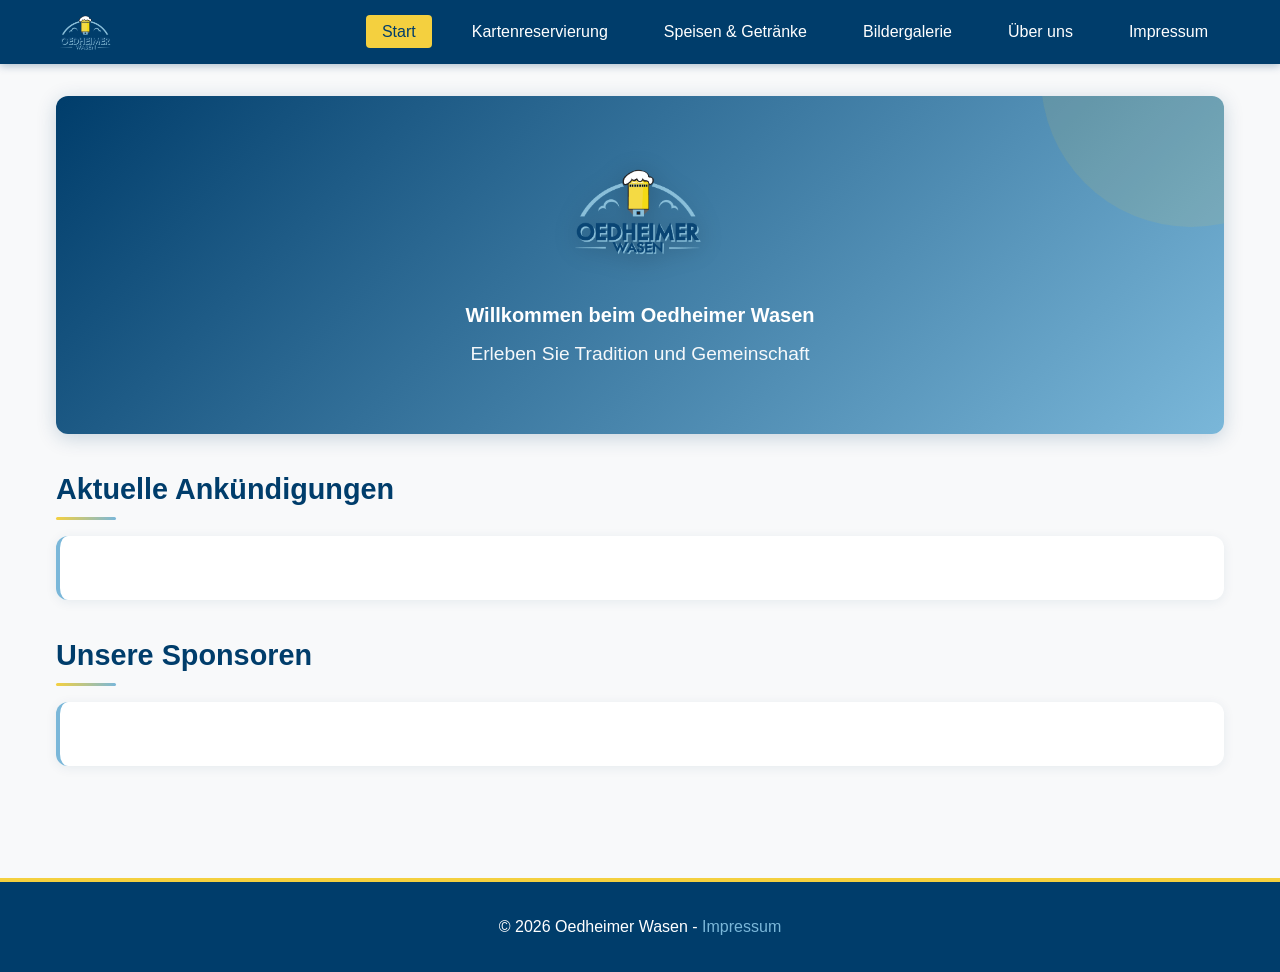
<file: index.html>
<!DOCTYPE html>
<html lang="de">
<head>
    <meta charset="UTF-8">
    <meta name="viewport" content="width=device-width, initial-scale=1.0">
    <title>Oedheimer Wasen - Startseite</title>
    <link rel="stylesheet" href="assets/css/style.css">
</head>
<body>
    <header>
        <nav>
            <div class="logo">
                <img src="assets/images/Logo.png" alt="Oedheimer Wasen Logo">
            </div>
            <button class="menu-toggle" aria-label="Menü öffnen">
                <span></span>
                <span></span>
                <span></span>
            </button>
            <ul class="nav-menu">
                <li><a href="index.html" class="active">Start</a></li>
                <li><a href="pages/reservierung.html">Kartenreservierung</a></li>
                <li><a href="pages/speisen.html">Speisen & Getränke</a></li>
                <li><a href="pages/galerie.html">Bildergalerie</a></li>
                <li><a href="pages/ueber-uns.html">Über uns</a></li>
                <li><a href="pages/impressum.html">Impressum</a></li>
            </ul>
        </nav>
    </header>

    <main>
        <section class="hero">
            <img src="assets/images/Logo.png" alt="Oedheimer Wasen" class="hero-logo">
            <h1>Willkommen beim Oedheimer Wasen</h1>
            <p>Erleben Sie Tradition und Gemeinschaft</p>
        </section>

        <section class="announcements">
            <h2>Aktuelle Ankündigungen</h2>
            <div class="announcement-content">
                <!-- Hier kommen die Ankündigungen -->
            </div>
        </section>

        <section class="sponsors">
            <h2>Unsere Sponsoren</h2>
            <div class="sponsor-logos">
                <!-- Hier kommen die Sponsorenlogos -->
            </div>
        </section>
    </main>

    <footer>
        <p>&copy; 2026 Oedheimer Wasen - <a href="pages/impressum.html">Impressum</a></p>
    </footer>

    <script src="assets/js/main.js"></script>
</body>
</html>
</file>
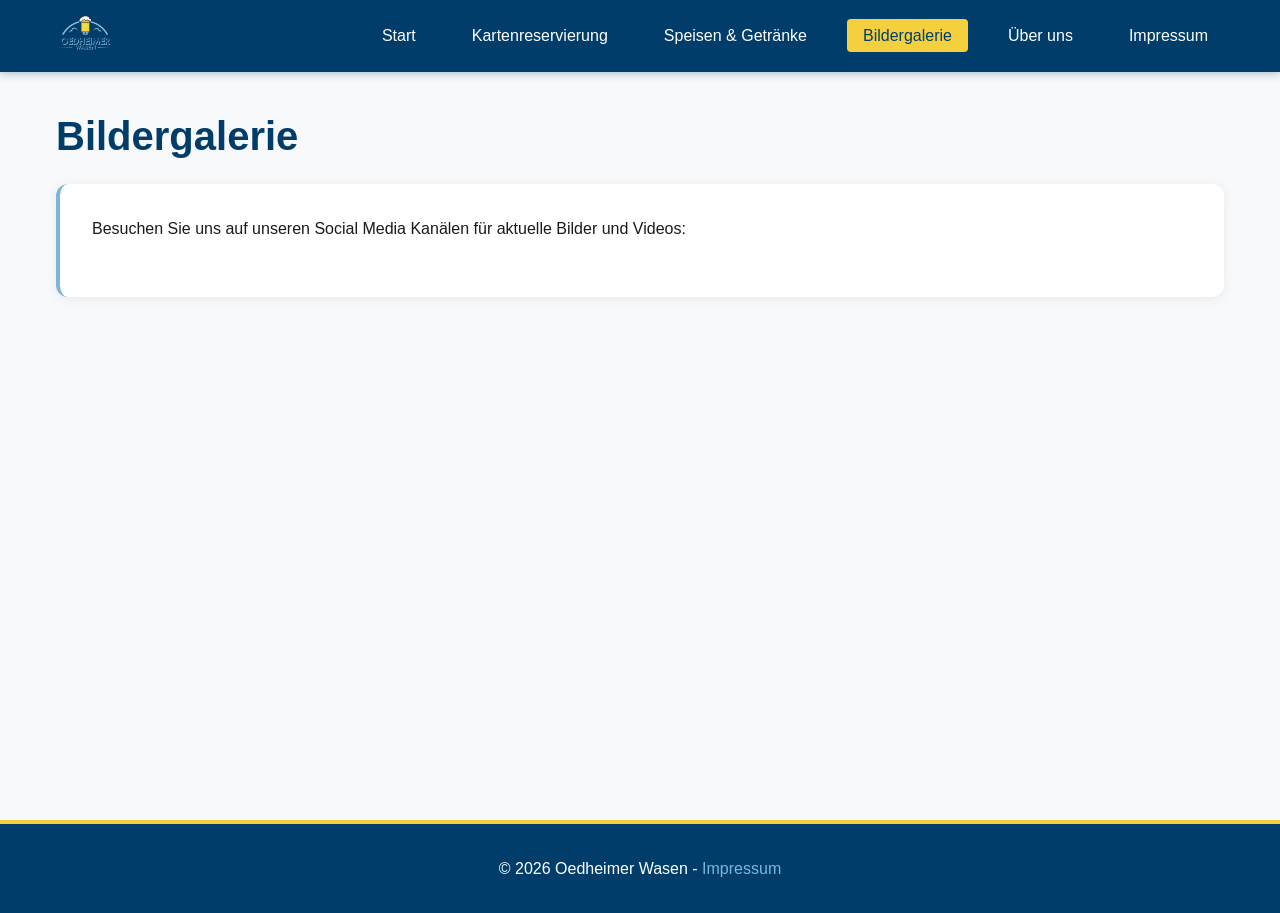
<file: pages/galerie.html>
<!DOCTYPE html>
<html lang="de">
<head>
    <meta charset="UTF-8">
    <meta name="viewport" content="width=device-width, initial-scale=1.0">
    <title>Bildergalerie - Oedheimer Wasen</title>
    <link rel="stylesheet" href="../assets/css/style.css">
</head>
<body>
    <header>
        <nav>
            <div class="logo">
                <a href="../index.html">
                    <img src="../assets/images/Logo.png" alt="Oedheimer Wasen Logo">
                </a>
            </div>
            <button class="menu-toggle" aria-label="Menü öffnen">
                <span></span>
                <span></span>
                <span></span>
            </button>
            <ul class="nav-menu">
                <li><a href="../index.html">Start</a></li>
                <li><a href="reservierung.html">Kartenreservierung</a></li>
                <li><a href="speisen.html">Speisen & Getränke</a></li>
                <li><a href="galerie.html" class="active">Bildergalerie</a></li>
                <li><a href="ueber-uns.html">Über uns</a></li>
                <li><a href="impressum.html">Impressum</a></li>
            </ul>
        </nav>
    </header>

    <main>
        <section class="galerie">
            <h1>Bildergalerie</h1>
            <div class="galerie-content">
                <p>Besuchen Sie uns auf unseren Social Media Kanälen für aktuelle Bilder und Videos:</p>
                <div class="social-links">
                    <!-- Hier kommen Links zu externen Galerien/Social Media -->
                </div>
            </div>
        </section>
    </main>

    <footer>
        <p>&copy; 2026 Oedheimer Wasen - <a href="impressum.html">Impressum</a></p>
    </footer>

    <script src="../assets/js/main.js"></script>
</body>
</html>
</file>
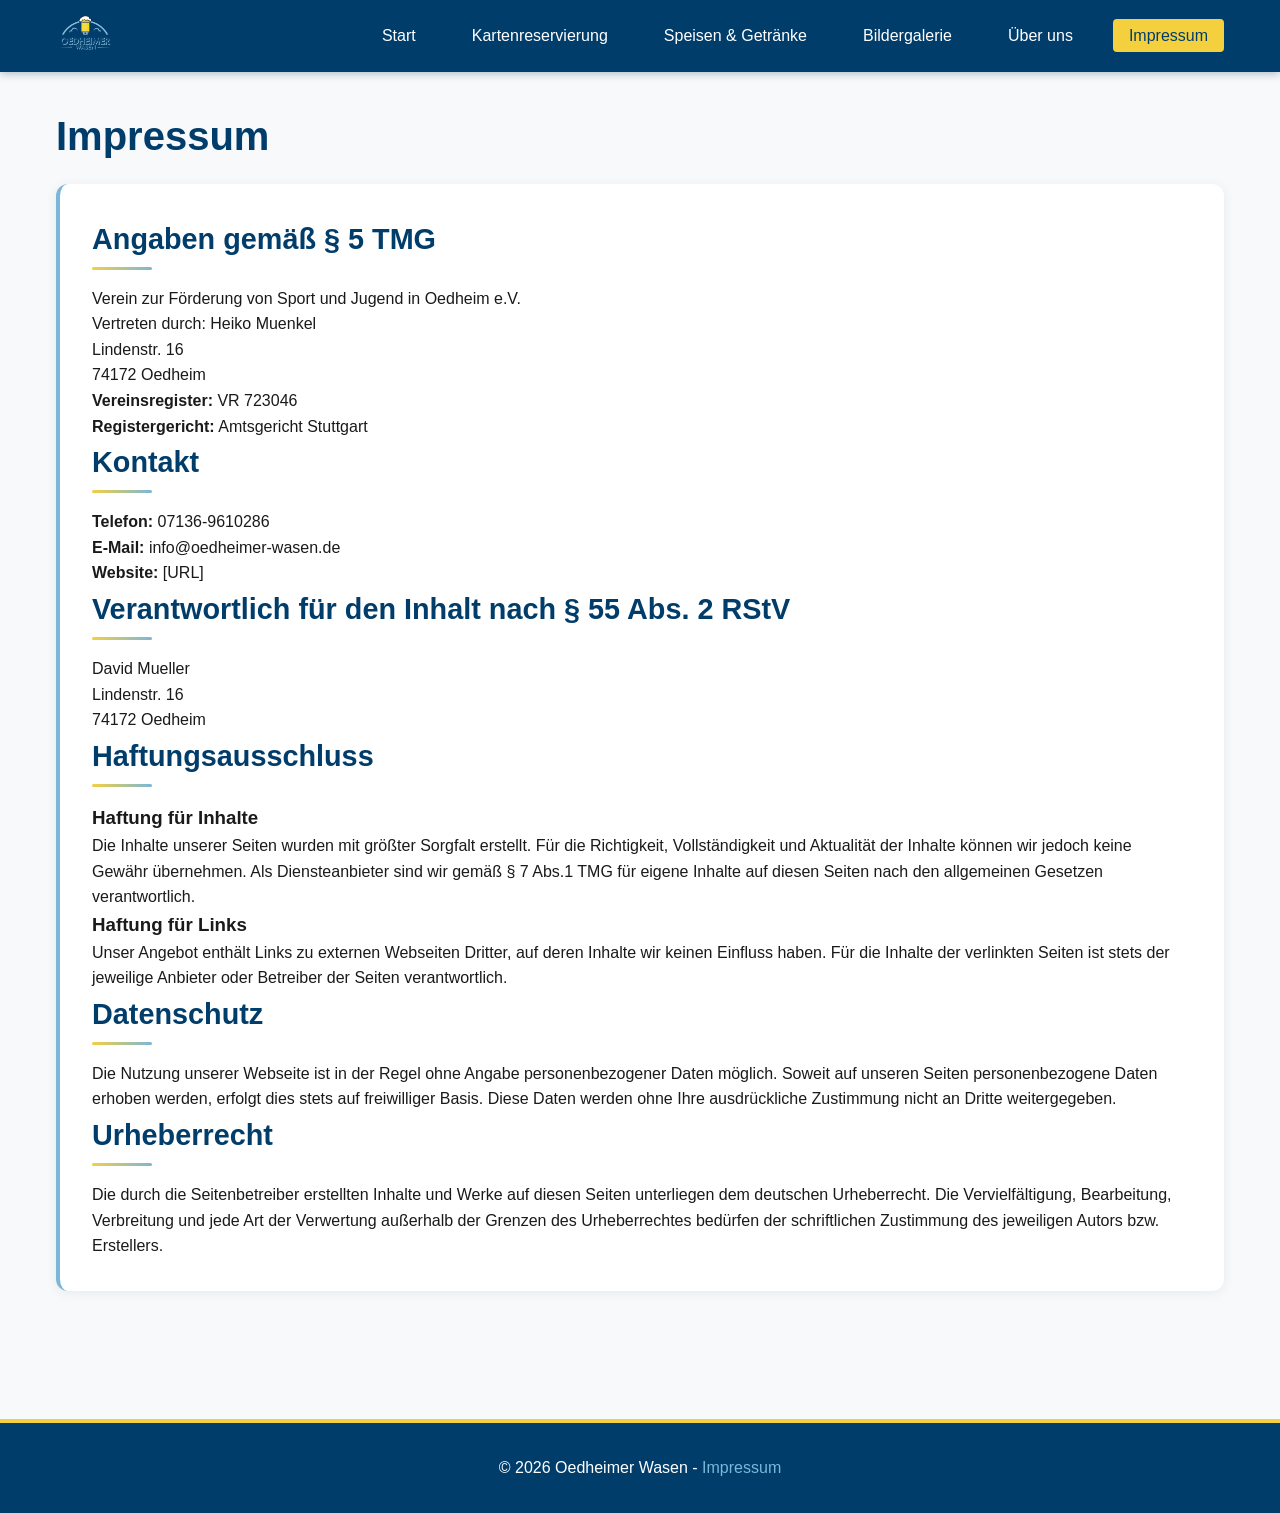
<file: pages/impressum.html>
<!DOCTYPE html>
<html lang="de">
<head>
    <meta charset="UTF-8">
    <meta name="viewport" content="width=device-width, initial-scale=1.0">
    <title>Impressum - Oedheimer Wasen</title>
    <link rel="stylesheet" href="../assets/css/style.css">
</head>
<body>
    <header>
        <nav>
            <div class="logo">
                <a href="../index.html">
                    <img src="../assets/images/Logo.png" alt="Oedheimer Wasen Logo">
                </a>
            </div>
            <button class="menu-toggle" aria-label="Menü öffnen">
                <span></span>
                <span></span>
                <span></span>
            </button>
            <ul class="nav-menu">
                <li><a href="../index.html">Start</a></li>
                <li><a href="reservierung.html">Kartenreservierung</a></li>
                <li><a href="speisen.html">Speisen & Getränke</a></li>
                <li><a href="galerie.html">Bildergalerie</a></li>
                <li><a href="ueber-uns.html">Über uns</a></li>
                <li><a href="impressum.html" class="active">Impressum</a></li>
            </ul>
        </nav>
    </header>

    <main>
        <section class="impressum">
            <h1>Impressum</h1>
            <div class="impressum-content">
                <h2>Angaben gemäß § 5 TMG</h2>
                <p>
                    Verein zur Förderung von Sport und Jugend in Oedheim e.V.<br>
                    Vertreten durch: Heiko Muenkel<br>
                    Lindenstr. 16<br>
                    74172 Oedheim
                </p>
                <p>
                    <strong>Vereinsregister:</strong> VR 723046<br>
                    <strong>Registergericht:</strong> Amtsgericht Stuttgart 
                </p>

                <h2>Kontakt</h2>
                <p>
                    <strong>Telefon:</strong> 07136-9610286<br>
                    <strong>E-Mail:</strong> info@oedheimer-wasen.de<br>
                    <strong>Website:</strong> [URL]
                </p>

                <h2>Verantwortlich für den Inhalt nach § 55 Abs. 2 RStV</h2>
                <p>
                    David Mueller<br>
                    Lindenstr. 16<br>
                    74172 Oedheim
                </p>

                <h2>Haftungsausschluss</h2>
                <h3>Haftung für Inhalte</h3>
                <p>
                    Die Inhalte unserer Seiten wurden mit größter Sorgfalt erstellt. Für die Richtigkeit, Vollständigkeit und Aktualität der Inhalte können wir jedoch keine Gewähr übernehmen. Als Diensteanbieter sind wir gemäß § 7 Abs.1 TMG für eigene Inhalte auf diesen Seiten nach den allgemeinen Gesetzen verantwortlich.
                </p>

                <h3>Haftung für Links</h3>
                <p>
                    Unser Angebot enthält Links zu externen Webseiten Dritter, auf deren Inhalte wir keinen Einfluss haben. Für die Inhalte der verlinkten Seiten ist stets der jeweilige Anbieter oder Betreiber der Seiten verantwortlich.
                </p>

                <h2>Datenschutz</h2>
                <p>
                    Die Nutzung unserer Webseite ist in der Regel ohne Angabe personenbezogener Daten möglich. Soweit auf unseren Seiten personenbezogene Daten erhoben werden, erfolgt dies stets auf freiwilliger Basis. Diese Daten werden ohne Ihre ausdrückliche Zustimmung nicht an Dritte weitergegeben.
                </p>

                <h2>Urheberrecht</h2>
                <p>
                    Die durch die Seitenbetreiber erstellten Inhalte und Werke auf diesen Seiten unterliegen dem deutschen Urheberrecht. Die Vervielfältigung, Bearbeitung, Verbreitung und jede Art der Verwertung außerhalb der Grenzen des Urheberrechtes bedürfen der schriftlichen Zustimmung des jeweiligen Autors bzw. Erstellers.
                </p>
            </div>
        </section>
    </main>

    <footer>
        <p>&copy; 2026 Oedheimer Wasen - <a href="impressum.html">Impressum</a></p>
    </footer>

    <script src="../assets/js/main.js"></script>
</body>
</html>
</file>
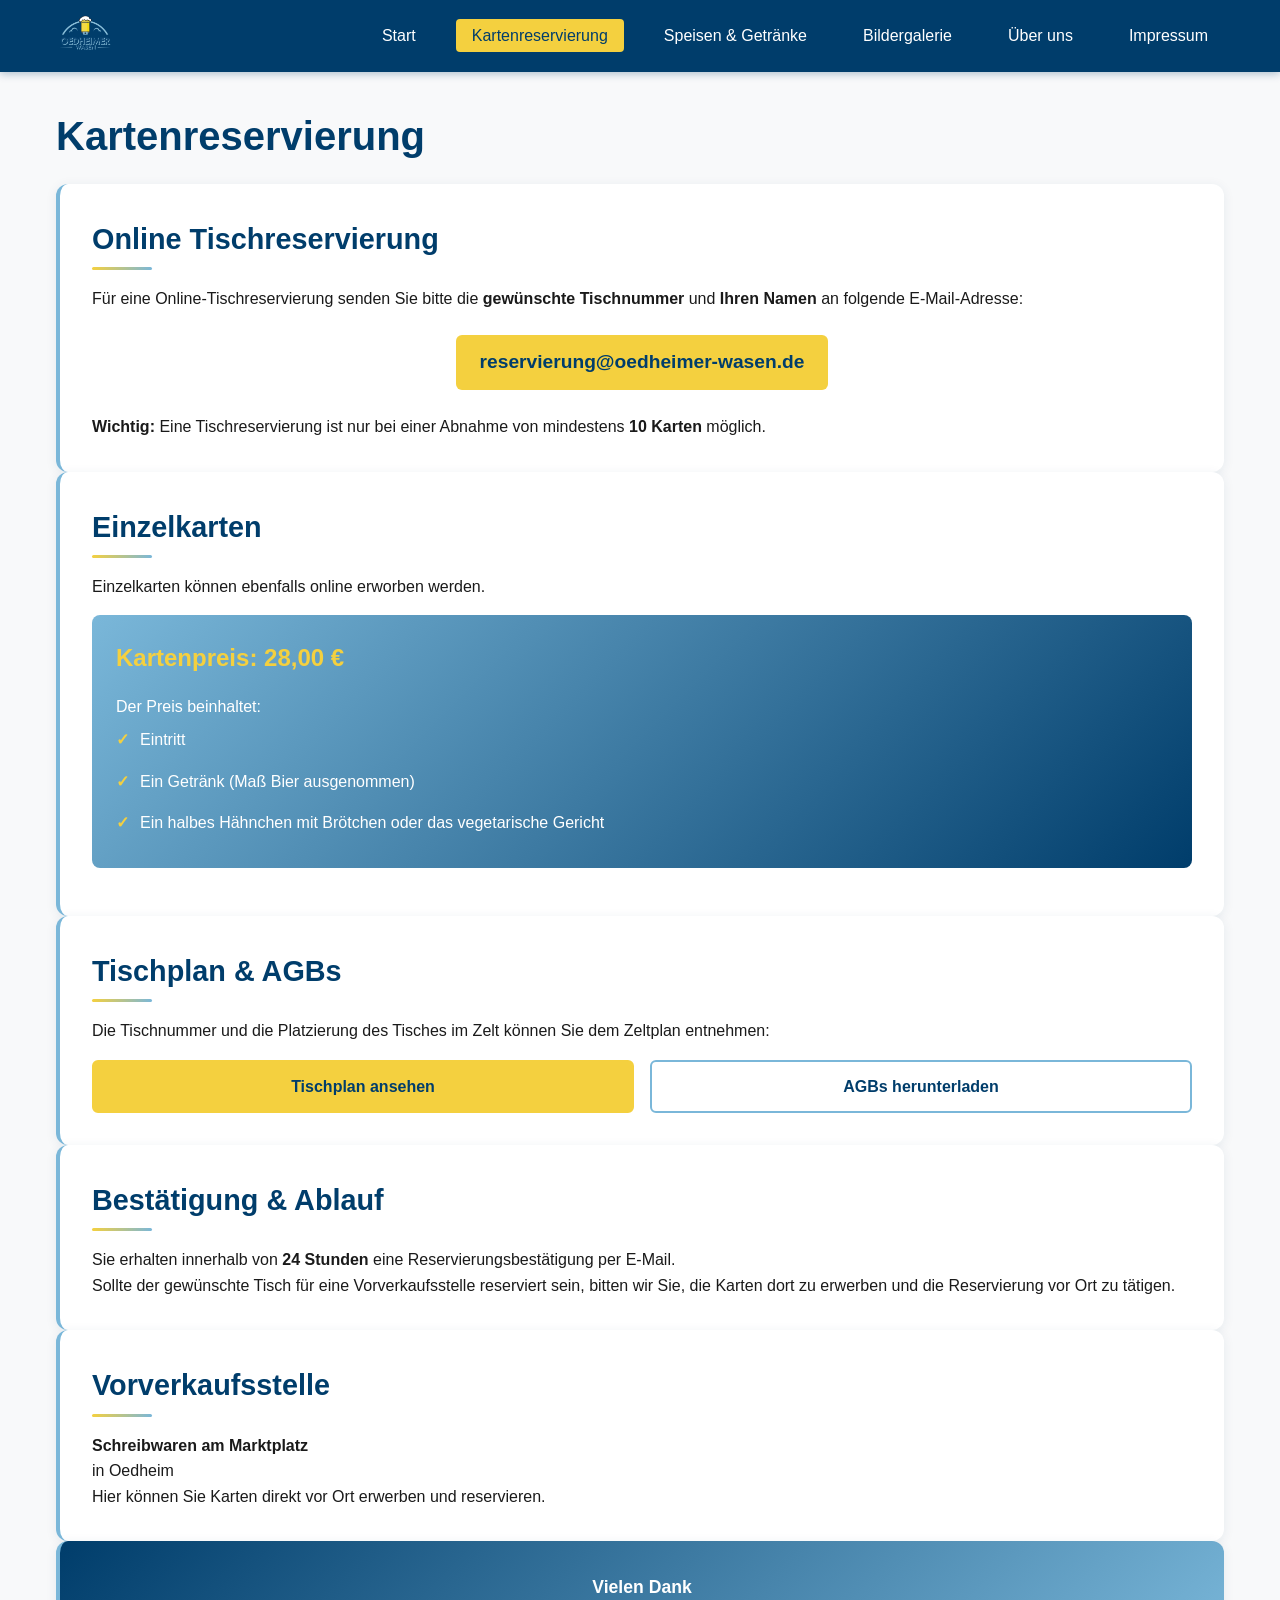
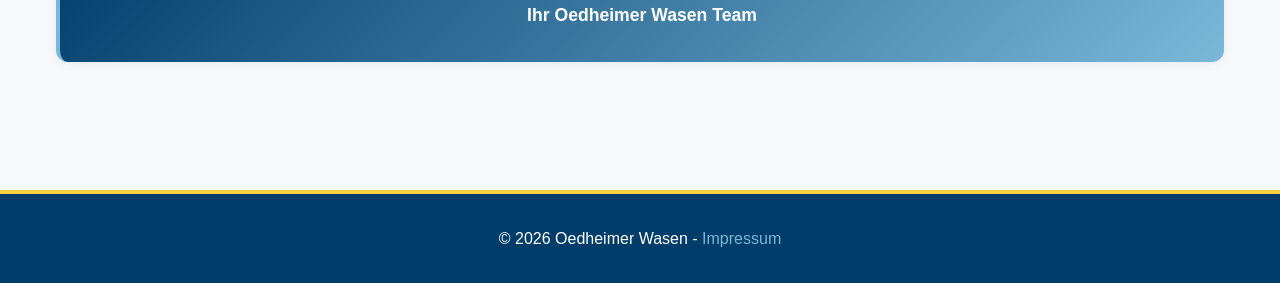
<file: pages/reservierung.html>
<!DOCTYPE html>
<html lang="de">
<head>
    <meta charset="UTF-8">
    <meta name="viewport" content="width=device-width, initial-scale=1.0">
    <title>Kartenreservierung - Oedheimer Wasen</title>
    <link rel="stylesheet" href="../assets/css/style.css">
</head>
<body>
    <header>
        <nav>
            <div class="logo">
                <a href="../index.html">
                    <img src="../assets/images/Logo.png" alt="Oedheimer Wasen Logo">
                </a>
            </div>
            <button class="menu-toggle" aria-label="Menü öffnen">
                <span></span>
                <span></span>
                <span></span>
            </button>
            <ul class="nav-menu">
                <li><a href="../index.html">Start</a></li>
                <li><a href="reservierung.html" class="active">Kartenreservierung</a></li>
                <li><a href="speisen.html">Speisen & Getränke</a></li>
                <li><a href="galerie.html">Bildergalerie</a></li>
                <li><a href="ueber-uns.html">Über uns</a></li>
                <li><a href="impressum.html">Impressum</a></li>
            </ul>
        </nav>
    </header>

    <main>
        <section class="reservierung">
            <h1>Kartenreservierung</h1>

            <div class="content">
                <h2>Online Tischreservierung</h2>
                <p>Für eine Online-Tischreservierung senden Sie bitte die <strong>gewünschte Tischnummer</strong> und <strong>Ihren Namen</strong> an folgende E-Mail-Adresse:</p>
                <p class="email-highlight">
                    <a href="mailto:reservierung@oedheimer-wasen.de">reservierung@oedheimer-wasen.de</a>
                </p>
                <p><strong>Wichtig:</strong> Eine Tischreservierung ist nur bei einer Abnahme von mindestens <strong>10 Karten</strong> möglich.</p>
            </div>

            <div class="content">
                <h2>Einzelkarten</h2>
                <p>Einzelkarten können ebenfalls online erworben werden.</p>
                <div class="price-box">
                    <h3>Kartenpreis: 28,00 €</h3>
                    <p>Der Preis beinhaltet:</p>
                    <ul>
                        <li>Eintritt</li>
                        <li>Ein Getränk (Maß Bier ausgenommen)</li>
                        <li>Ein halbes Hähnchen mit Brötchen oder das vegetarische Gericht</li>
                    </ul>
                </div>
            </div>

            <div class="content">
                <h2>Tischplan & AGBs</h2>
                <p>Die Tischnummer und die Platzierung des Tisches im Zelt können Sie dem Zeltplan entnehmen:</p>
                <div class="button-group">
                    <a href="https://docs.google.com/spreadsheets/d/13JUfNZdOf2O-yArDOvIWReevsp4BzR4_/edit?gid=1148013951#gid=1148013951" target="_blank" rel="noopener noreferrer" class="btn">Tischplan ansehen</a>
                    <a href="https://www.oedheimer-wasen.de/_files/ugd/52808a_c0904156d6b14d368e0ec899a609488c.docx?dn=AGB%20Wasen.docx" target="_blank" rel="noopener noreferrer" class="btn btn-secondary">AGBs herunterladen</a>
                </div>
            </div>

            <div class="content">
                <h2>Bestätigung & Ablauf</h2>
                <p>Sie erhalten innerhalb von <strong>24 Stunden</strong> eine Reservierungsbestätigung per E-Mail.</p>
                <p>Sollte der gewünschte Tisch für eine Vorverkaufsstelle reserviert sein, bitten wir Sie, die Karten dort zu erwerben und die Reservierung vor Ort zu tätigen.</p>
            </div>

            <div class="content">
                <h2>Vorverkaufsstelle</h2>
                <p><strong>Schreibwaren am Marktplatz</strong><br>
                in Oedheim</p>
                <p>Hier können Sie Karten direkt vor Ort erwerben und reservieren.</p>
            </div>

            <div class="content thank-you">
                <p><strong>Vielen Dank<br>Ihr Oedheimer Wasen Team</strong></p>
            </div>
        </section>
    </main>

    <footer>
        <p>&copy; 2026 Oedheimer Wasen - <a href="impressum.html">Impressum</a></p>
    </footer>

    <script src="../assets/js/main.js"></script>
</body>
</html>
</file>
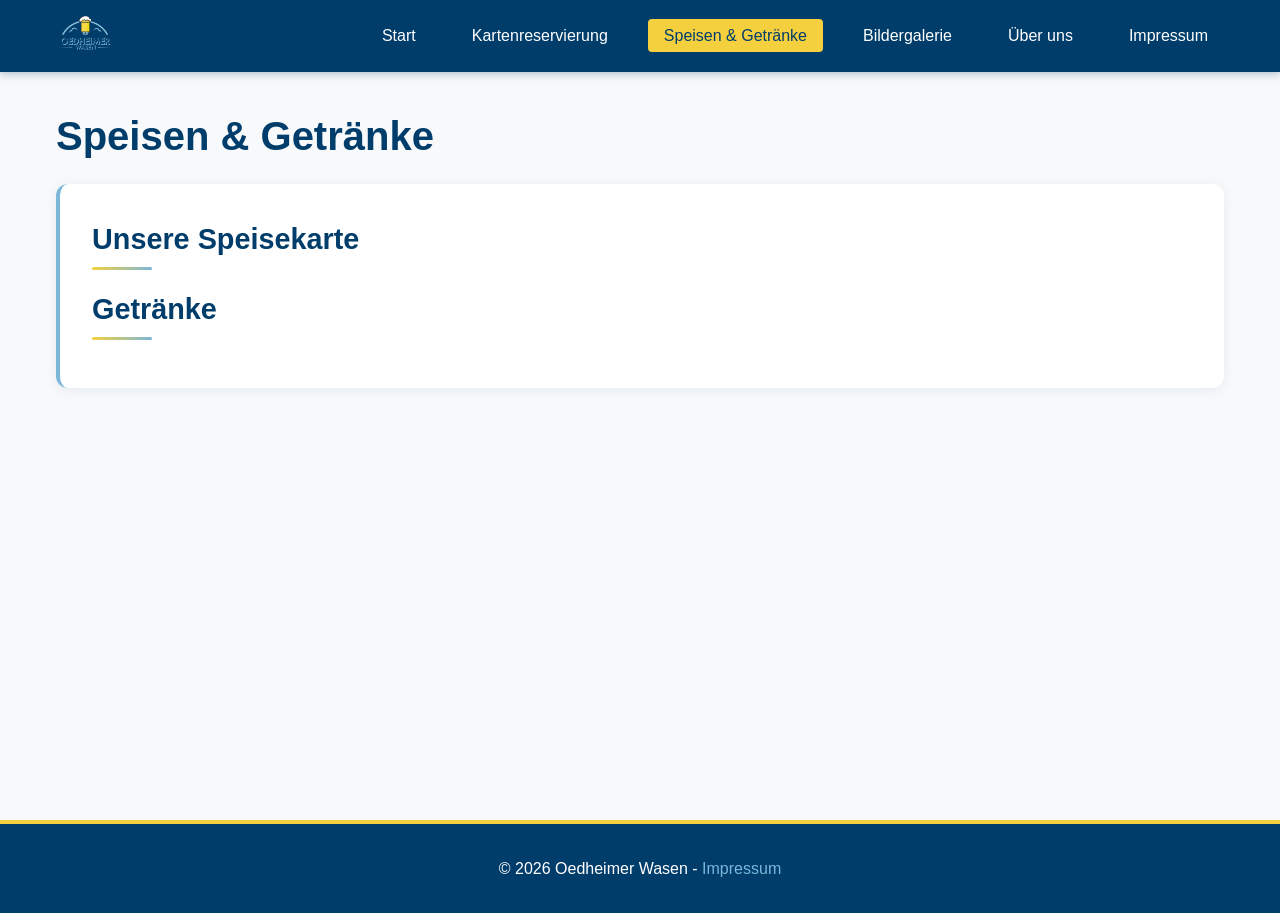
<file: pages/speisen.html>
<!DOCTYPE html>
<html lang="de">
<head>
    <meta charset="UTF-8">
    <meta name="viewport" content="width=device-width, initial-scale=1.0">
    <title>Speisen & Getränke - Oedheimer Wasen</title>
    <link rel="stylesheet" href="../assets/css/style.css">
</head>
<body>
    <header>
        <nav>
            <div class="logo">
                <a href="../index.html">
                    <img src="../assets/images/Logo.png" alt="Oedheimer Wasen Logo">
                </a>
            </div>
            <button class="menu-toggle" aria-label="Menü öffnen">
                <span></span>
                <span></span>
                <span></span>
            </button>
            <ul class="nav-menu">
                <li><a href="../index.html">Start</a></li>
                <li><a href="reservierung.html">Kartenreservierung</a></li>
                <li><a href="speisen.html" class="active">Speisen & Getränke</a></li>
                <li><a href="galerie.html">Bildergalerie</a></li>
                <li><a href="ueber-uns.html">Über uns</a></li>
                <li><a href="impressum.html">Impressum</a></li>
            </ul>
        </nav>
    </header>

    <main>
        <section class="menu">
            <h1>Speisen & Getränke</h1>
            <div class="menu-content">
                <h2>Unsere Speisekarte</h2>
                <!-- Hier kommen Speisen und Preise -->

                <h2>Getränke</h2>
                <!-- Hier kommen Getränke und Preise -->
            </div>
        </section>
    </main>

    <footer>
        <p>&copy; 2026 Oedheimer Wasen - <a href="impressum.html">Impressum</a></p>
    </footer>

    <script src="../assets/js/main.js"></script>
</body>
</html>
</file>
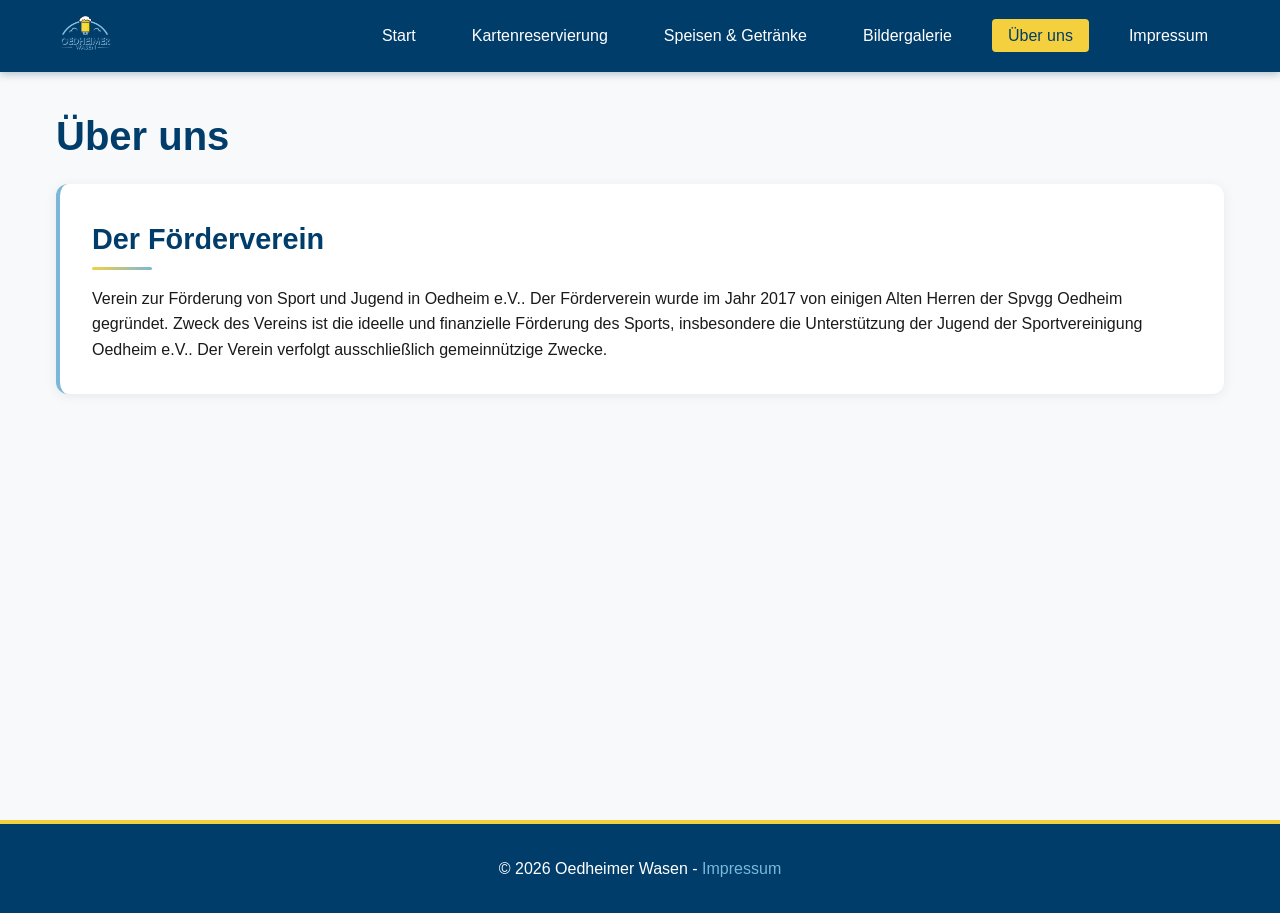
<file: pages/ueber-uns.html>
<!DOCTYPE html>
<html lang="de">
<head>
    <meta charset="UTF-8">
    <meta name="viewport" content="width=device-width, initial-scale=1.0">
    <title>Über uns - Oedheimer Wasen</title>
    <link rel="stylesheet" href="../assets/css/style.css">
</head>
<body>
    <header>
        <nav>
            <div class="logo">
                <a href="../index.html">
                    <img src="../assets/images/Logo.png" alt="Oedheimer Wasen Logo">
                </a>
            </div>
            <button class="menu-toggle" aria-label="Menü öffnen">
                <span></span>
                <span></span>
                <span></span>
            </button>
            <ul class="nav-menu">
                <li><a href="../index.html">Start</a></li>
                <li><a href="reservierung.html">Kartenreservierung</a></li>
                <li><a href="speisen.html">Speisen & Getränke</a></li>
                <li><a href="galerie.html">Bildergalerie</a></li>
                <li><a href="ueber-uns.html" class="active">Über uns</a></li>
                <li><a href="impressum.html">Impressum</a></li>
            </ul>
        </nav>
    </header>

    <main>
        <section class="about">
            <h1>Über uns</h1>
            <div class="about-content">
                <h2>Der Förderverein</h2>
                <p>Verein zur Förderung von Sport und Jugend in Oedheim e.V.. Der Förderverein wurde im Jahr 2017 von einigen Alten Herren der Spvgg Oedheim gegründet. Zweck des Vereins ist die ideelle und finanzielle Förderung des Sports, insbesondere die Unterstützung der Jugend der Sportvereinigung Oedheim e.V.. Der Verein verfolgt ausschließlich gemeinnützige Zwecke.​</p>
                <!-- Weitere Informationen zum Förderverein -->
            </div>
        </section>
    </main>

    <footer>
        <p>&copy; 2026 Oedheimer Wasen - <a href="impressum.html">Impressum</a></p>
    </footer>

    <script src="../assets/js/main.js"></script>
</body>
</html>
</file>
<file: assets/css/style.css>
/* Reset und Basis-Styles */
* {
    margin: 0;
    padding: 0;
    box-sizing: border-box;
}

:root {
    --primary-dark-blue: #003d6b;
    --primary-light-blue: #7ab7d9;
    --primary-yellow: #f4d03f;
    --text-dark: #1a1a1a;
    --text-light: #666;
    --bg-light: #f8f9fa;
    --white: #ffffff;
}

body {
    font-family: -apple-system, BlinkMacSystemFont, 'Segoe UI', Roboto, Oxygen, Ubuntu, Cantarell, sans-serif;
    line-height: 1.6;
    color: var(--text-dark);
    background-color: var(--bg-light);
}

/* Header und Navigation */
header {
    background-color: var(--primary-dark-blue);
    color: white;
    padding: 0.75rem 0;
    position: sticky;
    top: 0;
    z-index: 1000;
    box-shadow: 0 2px 8px rgba(0, 61, 107, 0.3);
}

nav {
    max-width: 1200px;
    margin: 0 auto;
    padding: 0 1rem;
    display: flex;
    justify-content: space-between;
    align-items: center;
    position: relative;
}

.logo {
    display: flex;
    align-items: center;
    gap: 0.75rem;
}

.logo img {
    height: 40px;
    width: auto;
}

.logo-text {
    font-size: 1.25rem;
    font-weight: bold;
    color: white;
}

.nav-menu {
    list-style: none;
    display: flex;
    gap: 1.5rem;
    align-items: center;
}

.nav-menu a {
    color: white;
    text-decoration: none;
    transition: all 0.3s ease;
    padding: 0.5rem 1rem;
    border-radius: 4px;
    font-weight: 500;
}

.nav-menu a:hover {
    background-color: var(--primary-light-blue);
    color: var(--primary-dark-blue);
}

.nav-menu a.active {
    background-color: var(--primary-yellow);
    color: var(--primary-dark-blue);
}

/* Hamburger Menu */
.menu-toggle {
    display: none;
    flex-direction: column;
    background: none;
    border: none;
    cursor: pointer;
    padding: 0.5rem;
    z-index: 1001;
}

.menu-toggle span {
    width: 25px;
    height: 3px;
    background-color: white;
    margin: 3px 0;
    transition: all 0.3s ease;
    border-radius: 2px;
}

.menu-toggle.active span:nth-child(1) {
    transform: rotate(45deg) translate(8px, 8px);
}

.menu-toggle.active span:nth-child(2) {
    opacity: 0;
}

.menu-toggle.active span:nth-child(3) {
    transform: rotate(-45deg) translate(7px, -7px);
}

/* Main Content */
main {
    max-width: 1200px;
    margin: 0 auto;
    padding: 2rem 1rem;
    min-height: calc(100vh - 200px);
}

section {
    margin-bottom: 3rem;
}

h1 {
    font-size: 2.5rem;
    margin-bottom: 1rem;
    color: var(--primary-dark-blue);
    font-weight: 700;
}

h2 {
    font-size: 1.8rem;
    margin-bottom: 1rem;
    color: var(--primary-dark-blue);
    font-weight: 600;
    position: relative;
    padding-bottom: 0.5rem;
}

h2::after {
    content: '';
    position: absolute;
    bottom: 0;
    left: 0;
    width: 60px;
    height: 3px;
    background: linear-gradient(90deg, var(--primary-yellow) 0%, var(--primary-light-blue) 100%);
    border-radius: 2px;
}

/* Hero Section */
.hero {
    text-align: center;
    padding: 4rem 2rem;
    background: linear-gradient(135deg, var(--primary-dark-blue) 0%, var(--primary-light-blue) 100%);
    color: white;
    border-radius: 12px;
    margin-bottom: 2rem;
    box-shadow: 0 4px 20px rgba(0, 61, 107, 0.2);
    position: relative;
    overflow: hidden;
}

.hero::before {
    content: '';
    position: absolute;
    top: -50%;
    right: -10%;
    width: 300px;
    height: 300px;
    background: var(--primary-yellow);
    opacity: 0.1;
    border-radius: 50%;
}

.hero h1 {
    color: white;
    font-size: 1.25rem;
    margin-bottom: 0.5rem;
}

.hero p {
    font-size: 1.2rem;
    opacity: 0.95;
}

.hero-logo {
    max-width: 150px;
    margin: 0 auto 2rem;
    filter: drop-shadow(0 4px 12px rgba(0, 0, 0, 0.2));
}

/* Footer */
footer {
    background-color: var(--primary-dark-blue);
    color: white;
    text-align: center;
    padding: 2rem 1rem;
    margin-top: 3rem;
    border-top: 4px solid var(--primary-yellow);
}

footer a {
    color: var(--primary-light-blue);
    text-decoration: none;
    transition: color 0.3s;
}

footer a:hover {
    color: var(--primary-yellow);
}

/* Mobile Optimierung */
@media (max-width: 768px) {
    .menu-toggle {
        display: flex;
    }

    .nav-menu {
        position: absolute;
        top: 100%;
        left: 0;
        right: 0;
        background-color: var(--primary-dark-blue);
        flex-direction: column;
        gap: 0;
        display: none;
        padding: 1rem 0;
        box-shadow: 0 4px 8px rgba(0, 0, 0, 0.2);
    }

    .nav-menu.active {
        display: flex;
    }

    .nav-menu li {
        width: 100%;
    }

    .nav-menu a {
        display: block;
        padding: 1rem 1.5rem;
        border-radius: 0;
    }

    h1 {
        font-size: 2rem;
    }

    h2 {
        font-size: 1.5rem;
    }

    .hero {
        padding: 2rem 1rem;
    }
}

/* Content Sections */
.content,
.announcement-content,
.sponsor-logos,
.menu-content,
.galerie-content,
.about-content,
.impressum-content {
    background: var(--white);
    padding: 2rem;
    border-radius: 12px;
    box-shadow: 0 2px 12px rgba(0, 61, 107, 0.08);
    border-left: 4px solid var(--primary-light-blue);
}

.announcements,
.sponsors {
    margin-bottom: 2rem;
}

.sponsor-logos {
    display: grid;
    grid-template-columns: repeat(auto-fit, minmax(150px, 1fr));
    gap: 2rem;
    align-items: center;
}

/* Buttons und Links */
.btn {
    display: inline-block;
    padding: 0.75rem 1.5rem;
    background-color: var(--primary-yellow);
    color: var(--primary-dark-blue);
    text-decoration: none;
    border-radius: 6px;
    font-weight: 600;
    transition: all 0.3s ease;
    border: 2px solid var(--primary-yellow);
}

.btn:hover {
    background-color: var(--primary-dark-blue);
    color: var(--primary-yellow);
    transform: translateY(-2px);
    box-shadow: 0 4px 12px rgba(244, 208, 63, 0.3);
}

.btn-secondary {
    background-color: transparent;
    color: var(--primary-dark-blue);
    border: 2px solid var(--primary-light-blue);
}

.btn-secondary:hover {
    background-color: var(--primary-light-blue);
    color: white;
}

/* Social Links */
.social-links {
    display: flex;
    gap: 1rem;
    flex-wrap: wrap;
    margin-top: 1.5rem;
}

.social-links a {
    display: inline-flex;
    align-items: center;
    gap: 0.5rem;
    padding: 0.75rem 1.5rem;
    background-color: var(--primary-light-blue);
    color: white;
    text-decoration: none;
    border-radius: 6px;
    font-weight: 500;
    transition: all 0.3s ease;
}

.social-links a:hover {
    background-color: var(--primary-dark-blue);
    transform: translateY(-2px);
}

/* Reservierung Page Styles */
.email-highlight {
    text-align: center;
    margin: 1.5rem 0;
    font-size: 1.2rem;
}

.email-highlight a {
    color: var(--primary-dark-blue);
    font-weight: 600;
    text-decoration: none;
    padding: 0.75rem 1.5rem;
    background-color: var(--primary-yellow);
    border-radius: 6px;
    display: inline-block;
    transition: all 0.3s ease;
}

.email-highlight a:hover {
    background-color: var(--primary-dark-blue);
    color: var(--primary-yellow);
    transform: translateY(-2px);
}

.price-box {
    background: linear-gradient(135deg, var(--primary-light-blue) 0%, var(--primary-dark-blue) 100%);
    color: white;
    padding: 1.5rem;
    border-radius: 8px;
    margin: 1rem 0;
}

.price-box h3 {
    color: var(--primary-yellow);
    font-size: 1.5rem;
    margin-bottom: 1rem;
}

.price-box ul {
    list-style: none;
    padding-left: 0;
    margin-left: 0;
}

.price-box ul li {
    padding: 0.5rem 0;
    padding-left: 1.5rem;
    position: relative;
    margin-left: 0;
}

.price-box ul li::before {
    content: '✓';
    position: absolute;
    left: 0;
    color: var(--primary-yellow);
    font-weight: bold;
}

.thank-you {
    text-align: center;
    background: linear-gradient(135deg, var(--primary-dark-blue) 0%, var(--primary-light-blue) 100%);
    color: white;
    font-size: 1.1rem;
}

.thank-you p {
    margin: 0;
}

/* Button Group */
.button-group {
    display: flex;
    gap: 1rem;
    flex-wrap: wrap;
    margin-top: 1rem;
}

.button-group .btn {
    flex: 1;
    min-width: 200px;
    text-align: center;
}

/* Info Note */
.info-note {
    background-color: #e8f4f8;
    border-left: 4px solid var(--primary-light-blue);
    padding: 1rem;
    margin: 1rem 0;
    border-radius: 4px;
    color: var(--text-dark);
    font-style: italic;
}
</file>
